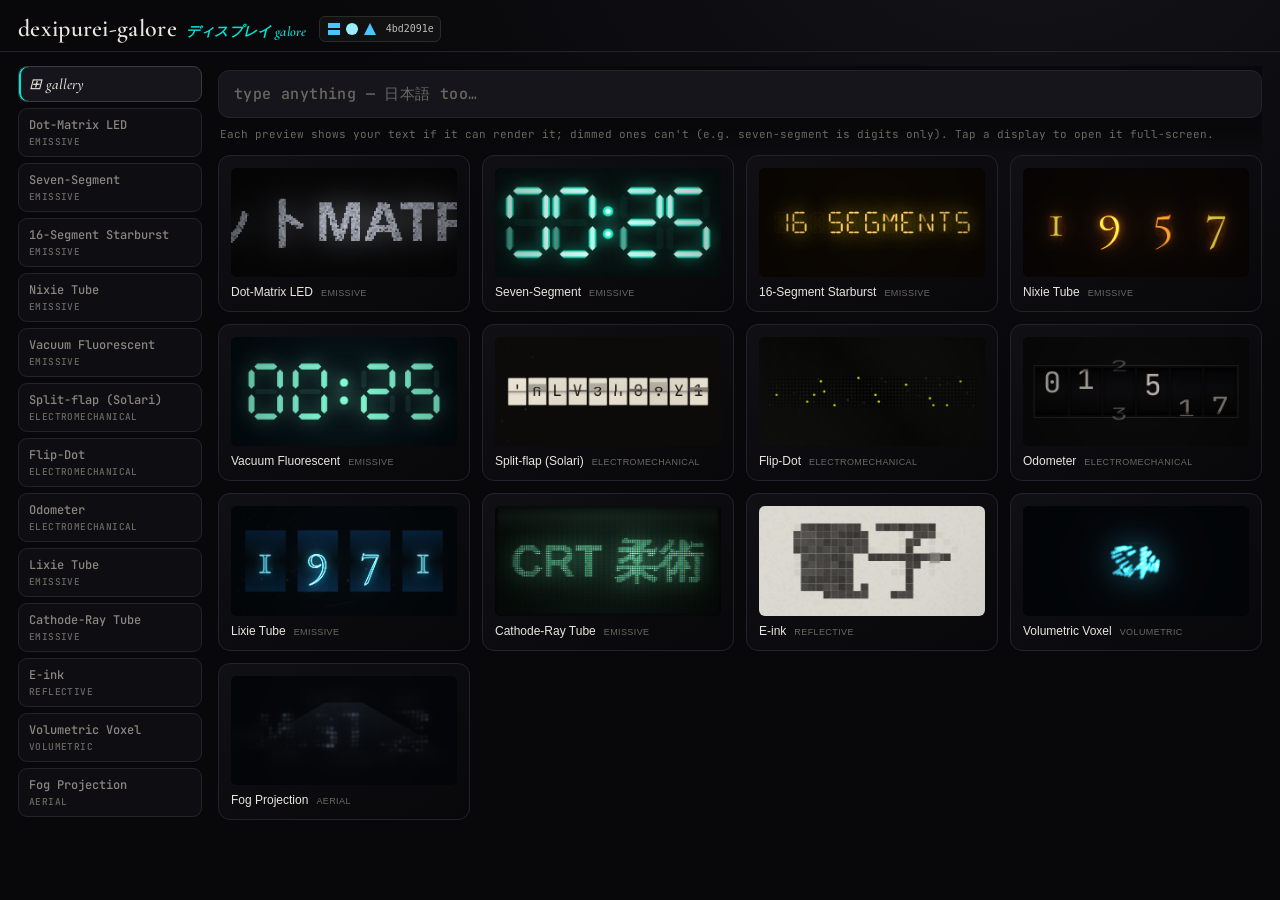
<file: index.html>
<!DOCTYPE html>
<html lang="en">
<head>
<meta charset="utf-8">
<meta name="viewport" content="width=device-width, initial-scale=1, viewport-fit=cover">
<title>dexipurei-galore · display simulators</title>
<meta name="description" content="A gallery of procedural display simulators — dot-matrix, segment, Nixie, VFD, split-flap, CRT, e-ink, voxel and more. Type anything; displays that can render it, will.">

<!-- PWA -->
<link rel="manifest" href="manifest.webmanifest?v=4bd2091e">
<meta name="theme-color" content="#08080a">
<link rel="apple-touch-icon" href="icons/apple-touch-icon-180.png?v=4bd2091e">
<meta name="apple-mobile-web-app-capable" content="yes">
<meta name="mobile-web-app-capable" content="yes">
<meta name="apple-mobile-web-app-status-bar-style" content="black-translucent">
<meta name="apple-mobile-web-app-title" content="dexipurei">

<link rel="preconnect" href="https://fonts.googleapis.com">
<link rel="preconnect" href="https://fonts.gstatic.com" crossorigin>
<link href="https://fonts.googleapis.com/css2?family=Cormorant+Garamond:ital,wght@0,400;0,600;1,400;1,600&family=JetBrains+Mono:wght@400;500;700&family=Noto+Sans+JP:wght@500;700&display=swap" rel="stylesheet">
<link rel="stylesheet" href="src/core/ui.css?v=4bd2091e">

<!-- anti-cache hints (belt-and-braces; real control is the service worker + HTTP headers) -->
<meta http-equiv="Cache-Control" content="no-cache">
<meta http-equiv="Pragma" content="no-cache">

<!-- cache-bust + version badge: token bumps via scripts/bust.sh; badge mounts top-left into the slot -->
<meta name="cb" content="4bd2091e">
<link rel="icon" type="image/svg+xml" href="cb-shapes/11.svg?v=4bd2091e">
<script src="cb-badge.js?v=4bd2091e" defer></script>
</head>
<body>

<header>
  <div class="title-row">
    <h1>dexipurei-galore <span class="sub">ディスプレイ galore</span></h1>
    <span id="cb-badge-slot"></span>
  </div>
</header>

<div class="app" id="app" data-view="landing">
  <nav id="tabs" class="rail" aria-label="display modules"></nav>

  <main class="main">
    <!-- LANDING: one input drives every preview -->
    <section id="landing-view">
      <div class="landing-head">
        <input id="landing-input" type="text" autocomplete="off" autocorrect="off" autocapitalize="off"
               spellcheck="false" maxlength="24" placeholder="type anything — 日本語 too…">
        <p class="landing-hint">Each preview shows your text if it can render it; dimmed ones can't (e.g. seven-segment is digits only). Tap a display to open it full-screen.</p>
      </div>
      <div id="landing" class="landing"></div>
    </section>

    <!-- MODULE: display pinned to the top, collapsible controls below -->
    <section id="module-view" hidden>
      <div class="module-bar">
        <button id="back-btn" type="button">‹ gallery</button>
        <h2 id="module-name"></h2>
      </div>
      <div class="stage-sticky">
        <div class="bezel" id="stage"><canvas id="screen"></canvas></div>
      </div>
      <p id="physics" class="physics"></p>
      <aside id="panel" class="panel"></aside>
    </section>
  </main>
</div>

<div id="sw-toast" role="status"></div>
<div id="ios-hint" role="note"></div>

<script type="module" src="src/app.js?v=4bd2091e"></script>
<script>
(function () {
  if (!('serviceWorker' in navigator)) return;
  var toast = document.getElementById('sw-toast');
  function showUpdate(worker) {
    toast.innerHTML = '<span>New version available.</span>';
    var b = document.createElement('button'); b.type = 'button'; b.textContent = 'Refresh';
    b.onclick = function () { worker.postMessage({ type: 'SKIP_WAITING' }); };
    toast.appendChild(b); toast.style.display = 'flex';
  }
  window.addEventListener('load', function () {
    navigator.serviceWorker.register('sw.js').then(function (reg) {
      if (reg.waiting && navigator.serviceWorker.controller) showUpdate(reg.waiting);
      reg.addEventListener('updatefound', function () {
        var nw = reg.installing; if (!nw) return;
        nw.addEventListener('statechange', function () {
          if (nw.state === 'installed' && navigator.serviceWorker.controller) showUpdate(nw);
        });
      });
    }).catch(function () {});
    var reloaded = false;
    navigator.serviceWorker.addEventListener('controllerchange', function () {
      if (reloaded) return; reloaded = true; window.location.reload();
    });
  });
  // iOS Safari has no beforeinstallprompt — show a one-time Add-to-Home-Screen hint to non-installed users.
  var isIOS = /iphone|ipad|ipod/i.test(navigator.userAgent);
  if (isIOS && !(('standalone' in navigator) && navigator.standalone) && !localStorage.getItem('a2hs-dismissed')) {
    var hint = document.getElementById('ios-hint');
    hint.innerHTML = '<span>Install: tap <b>Share</b> ↑ then <b>Add to Home Screen</b></span>';
    var x = document.createElement('button'); x.type = 'button'; x.textContent = 'OK';
    x.onclick = function () { hint.style.display = 'none'; try { localStorage.setItem('a2hs-dismissed', '1'); } catch (e) {} };
    hint.appendChild(x); hint.style.display = 'flex';
  }
})();
</script>
</body>
</html>
</file>
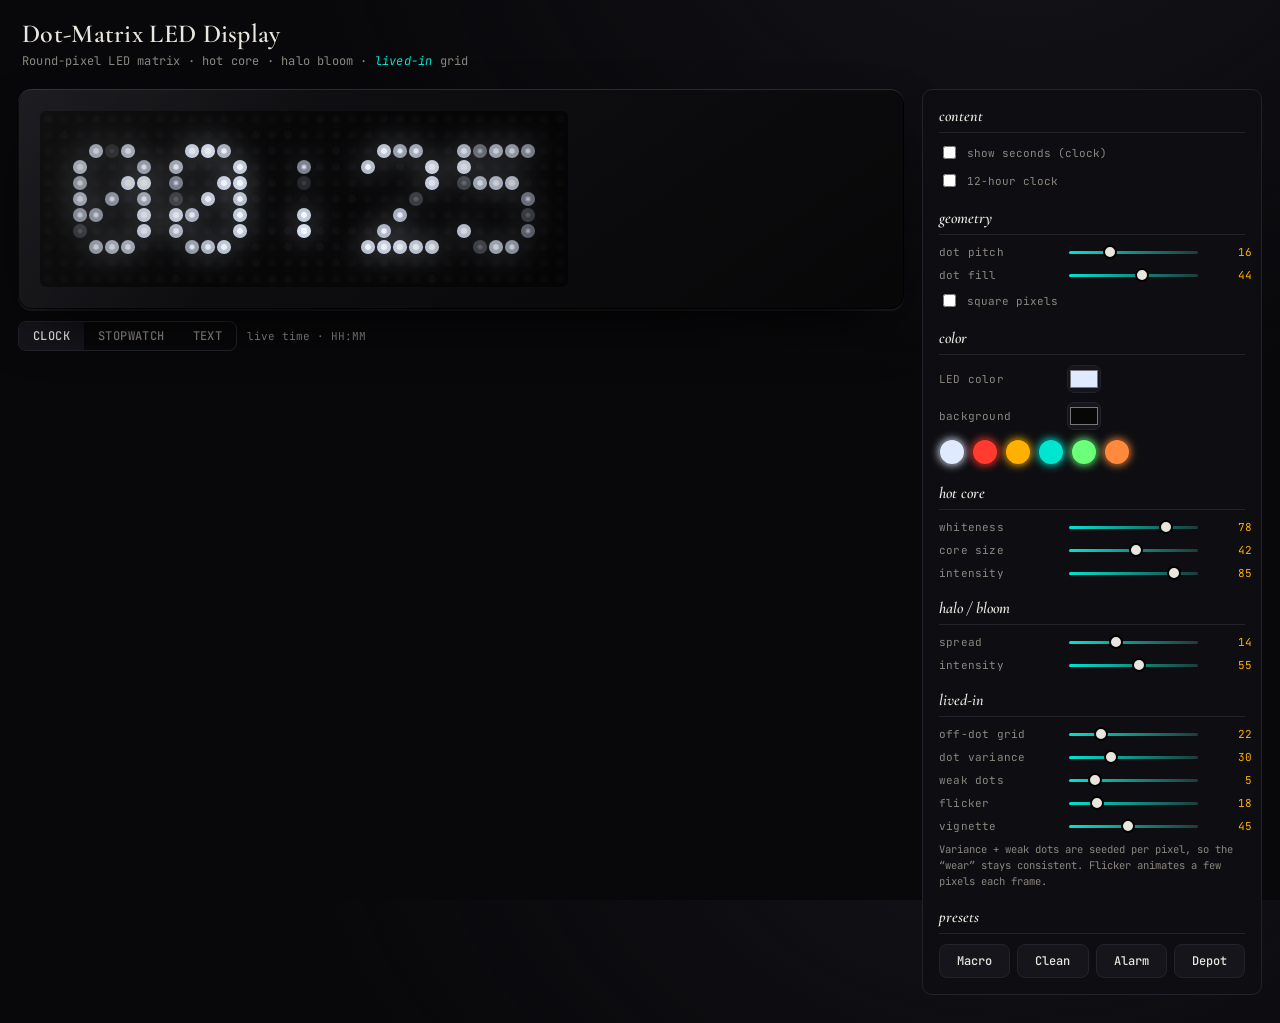
<file: dot-matrix-display.html>
<!DOCTYPE html>
<html lang="en">
<head>
<meta charset="utf-8">
<meta name="viewport" content="width=device-width, initial-scale=1, viewport-fit=cover">
<title>Dot-Matrix LED Display</title>
<link rel="preconnect" href="https://fonts.googleapis.com">
<link rel="preconnect" href="https://fonts.gstatic.com" crossorigin>
<link href="https://fonts.googleapis.com/css2?family=Cormorant+Garamond:ital,wght@0,400;0,600;1,400&family=JetBrains+Mono:wght@400;500;700&display=swap" rel="stylesheet">
<style>
  :root{
    --bg:#08080a;
    --panel:#0e0e12;
    --panel-2:#15151b;
    --ink:#e9e6df;
    --dim:#8b8780;
    --line:#23232b;
    --amber:#ffb000;
    --teal:#00e5d0;
    --rad:10px;
  }
  *{box-sizing:border-box}
  html,body{margin:0;height:100%}
  body{
    background:
      radial-gradient(1200px 800px at 80% -10%, #131319 0%, transparent 60%),
      var(--bg);
    color:var(--ink);
    font-family:"JetBrains Mono",ui-monospace,monospace;
    -webkit-font-smoothing:antialiased;
    display:flex; flex-direction:column;
    min-height:100%;
  }
  header{
    padding:18px 22px 6px;
  }
  header h1{
    font-family:"Cormorant Garamond",serif;
    font-weight:600; font-size:26px; letter-spacing:.3px; margin:0;
  }
  header p{ color:var(--dim); font-size:12px; margin:4px 0 0; letter-spacing:.2px }
  header em{ color:var(--teal); font-style:italic }

  main{
    flex:1; display:grid; gap:18px; padding:14px 18px 28px;
    grid-template-columns:1fr;
  }
  @media(min-width:900px){
    main{ grid-template-columns:1fr 340px; align-items:start }
  }

  /* ---- display stage / bezel ---- */
  .stage-wrap{ position:relative }
  .bezel{
    position:relative;
    border-radius:14px;
    padding:22px;
    background:linear-gradient(145deg,#121216,#070708);
    box-shadow:
      inset 0 1px 0 #2a2a32,
      inset 0 0 0 1px #000,
      0 24px 60px -20px #000,
      0 2px 0 #1c1c22;
    overflow:hidden;
  }
  .bezel::before{ /* faint plastic sheen */
    content:""; position:absolute; inset:0; pointer-events:none;
    background:linear-gradient(120deg, rgba(255,255,255,.05), transparent 30%);
    mix-blend-mode:screen;
  }
  #screen{
    display:block; width:100%; height:auto; border-radius:6px;
    image-rendering:auto;
  }
  .stage-foot{
    display:flex; gap:10px; flex-wrap:wrap; align-items:center;
    margin-top:12px; color:var(--dim); font-size:11px;
  }
  .seg{ display:inline-flex; border:1px solid var(--line); border-radius:8px; overflow:hidden }
  .seg button{
    background:transparent; color:var(--dim); border:0; padding:8px 14px;
    font:500 12px/1 "JetBrains Mono",monospace; cursor:pointer; letter-spacing:.4px;
  }
  .seg button[aria-pressed="true"]{ background:var(--panel-2); color:var(--ink) }
  .mini{
    background:var(--panel-2); color:var(--ink); border:1px solid var(--line);
    border-radius:8px; padding:8px 12px; font:500 12px "JetBrains Mono",monospace; cursor:pointer;
  }
  .mini:hover{ border-color:#33333d }

  /* ---- controls ---- */
  .panel{
    background:var(--panel); border:1px solid var(--line); border-radius:var(--rad);
    padding:16px; position:sticky; top:14px;
  }
  .group{ margin-bottom:18px }
  .group:last-child{ margin-bottom:0 }
  .group > h3{
    font-family:"Cormorant Garamond",serif; font-style:italic; font-weight:600;
    font-size:16px; margin:0 0 10px; color:var(--ink);
    border-bottom:1px solid var(--line); padding-bottom:6px;
  }
  .row{ display:flex; align-items:center; gap:10px; margin:9px 0 }
  .row label{ flex:0 0 118px; font-size:11px; color:var(--dim); letter-spacing:.2px }
  .row .val{ flex:0 0 42px; text-align:right; font-size:11px; color:var(--amber); font-variant-numeric:tabular-nums }
  input[type=range]{
    flex:1; -webkit-appearance:none; appearance:none; height:3px; border-radius:3px;
    background:linear-gradient(90deg,var(--teal),#1d3b3a); outline:none;
  }
  input[type=range]::-webkit-slider-thumb{
    -webkit-appearance:none; width:14px; height:14px; border-radius:50%;
    background:var(--ink); border:2px solid #000; cursor:pointer;
  }
  input[type=range]::-moz-range-thumb{
    width:14px; height:14px; border-radius:50%; background:var(--ink); border:2px solid #000; cursor:pointer;
  }
  input[type=text]{
    flex:1; background:var(--panel-2); border:1px solid var(--line); color:var(--ink);
    border-radius:8px; padding:9px 11px; font:500 13px "JetBrains Mono",monospace; letter-spacing:1px;
  }
  input[type=color]{
    width:34px; height:28px; padding:0; border:1px solid var(--line); border-radius:7px;
    background:var(--panel-2); cursor:pointer;
  }
  .swatches{ display:flex; gap:7px; flex-wrap:wrap; margin-top:8px }
  .swatches button{
    width:26px; height:26px; border-radius:50%; border:1px solid #0008; cursor:pointer;
    box-shadow:0 0 8px currentColor;
  }
  .chk{ display:flex; align-items:center; gap:8px; font-size:11px; color:var(--dim); margin:9px 0 }
  .chk input{ accent-color:var(--teal) }
  .foot-note{ color:var(--dim); font-size:10.5px; line-height:1.5; margin-top:4px }
  .preset-row{ display:flex; gap:7px; flex-wrap:wrap }
  .preset-row .mini{ flex:1; min-width:0; padding:8px 6px; text-align:center }
</style>
</head>
<body>
<header>
  <h1>Dot-Matrix LED Display</h1>
  <p>Round-pixel LED matrix · hot core · halo bloom · <em>lived-in</em> grid</p>
</header>

<main>
  <div class="stage-wrap">
    <div class="bezel">
      <canvas id="screen"></canvas>
    </div>
    <div class="stage-foot">
      <div class="seg" id="modeSeg">
        <button data-mode="clock" aria-pressed="true">CLOCK</button>
        <button data-mode="stopwatch" aria-pressed="false">STOPWATCH</button>
        <button data-mode="text" aria-pressed="false">TEXT</button>
      </div>
      <button class="mini" id="swStart" hidden>START</button>
      <button class="mini" id="swReset" hidden>RESET</button>
      <span id="hint">live time · HH:MM</span>
    </div>
  </div>

  <aside class="panel">
    <div class="group" id="textGroup" style="display:none">
      <h3>content</h3>
      <div class="row"><input type="text" id="text" value="HELLO" maxlength="24" placeholder="TYPE…"></div>
      <div class="chk"><input type="checkbox" id="secs"><label for="secs" style="flex:1;cursor:pointer">show seconds (clock)</label></div>
      <div class="chk"><input type="checkbox" id="h12"><label for="h12" style="flex:1;cursor:pointer">12-hour clock</label></div>
    </div>

    <div class="group">
      <h3>geometry</h3>
      <div class="row"><label>dot pitch</label><input type="range" id="pitch" min="6" max="40" step="1" value="16"><span class="val" id="pitch_v"></span></div>
      <div class="row"><label>dot fill</label><input type="range" id="fill" min="20" max="62" step="1" value="44"><span class="val" id="fill_v"></span></div>
      <div class="chk"><input type="checkbox" id="square"><label for="square" style="flex:1;cursor:pointer">square pixels</label></div>
    </div>

    <div class="group">
      <h3>color</h3>
      <div class="row"><label>LED color</label><input type="color" id="color" value="#dfe9ff"><span style="flex:1"></span></div>
      <div class="row"><label>background</label><input type="color" id="bg" value="#070708"><span style="flex:1"></span></div>
      <div class="swatches" id="swatches"></div>
    </div>

    <div class="group">
      <h3>hot core</h3>
      <div class="row"><label>whiteness</label><input type="range" id="coreWhite" min="0" max="100" step="1" value="78"><span class="val" id="coreWhite_v"></span></div>
      <div class="row"><label>core size</label><input type="range" id="coreSize" min="0" max="80" step="1" value="42"><span class="val" id="coreSize_v"></span></div>
      <div class="row"><label>intensity</label><input type="range" id="coreInt" min="0" max="100" step="1" value="85"><span class="val" id="coreInt_v"></span></div>
    </div>

    <div class="group">
      <h3>halo / bloom</h3>
      <div class="row"><label>spread</label><input type="range" id="bloomBlur" min="0" max="40" step="1" value="14"><span class="val" id="bloomBlur_v"></span></div>
      <div class="row"><label>intensity</label><input type="range" id="bloomInt" min="0" max="100" step="1" value="55"><span class="val" id="bloomInt_v"></span></div>
    </div>

    <div class="group">
      <h3>lived-in</h3>
      <div class="row"><label>off-dot grid</label><input type="range" id="offGrid" min="0" max="100" step="1" value="22"><span class="val" id="offGrid_v"></span></div>
      <div class="row"><label>dot variance</label><input type="range" id="variance" min="0" max="100" step="1" value="30"><span class="val" id="variance_v"></span></div>
      <div class="row"><label>weak dots</label><input type="range" id="dead" min="0" max="30" step="1" value="5"><span class="val" id="dead_v"></span></div>
      <div class="row"><label>flicker</label><input type="range" id="flicker" min="0" max="100" step="1" value="18"><span class="val" id="flicker_v"></span></div>
      <div class="row"><label>vignette</label><input type="range" id="vignette" min="0" max="100" step="1" value="45"><span class="val" id="vignette_v"></span></div>
      <p class="foot-note">Variance + weak dots are seeded per pixel, so the &ldquo;wear&rdquo; stays consistent. Flicker animates a few pixels each frame.</p>
    </div>

    <div class="group">
      <h3>presets</h3>
      <div class="preset-row">
        <button class="mini" data-preset="photo">Macro</button>
        <button class="mini" data-preset="clean">Clean</button>
        <button class="mini" data-preset="alarm">Alarm</button>
        <button class="mini" data-preset="depot">Depot</button>
      </div>
    </div>
  </aside>
</main>

<script>
/* ============================================================
   5x7 dot-matrix font  (rows top→bottom, '1' = lit)
   ============================================================ */
const F = {
  '0':["01110","10001","10011","10101","11001","10001","01110"],
  '1':["00100","01100","00100","00100","00100","00100","01110"],
  '2':["01110","10001","00001","00010","00100","01000","11111"],
  '3':["11111","00010","00100","00010","00001","10001","01110"],
  '4':["00010","00110","01010","10010","11111","00010","00010"],
  '5':["11111","10000","11110","00001","00001","10001","01110"],
  '6':["00110","01000","10000","11110","10001","10001","01110"],
  '7':["11111","00001","00010","00100","01000","01000","01000"],
  '8':["01110","10001","10001","01110","10001","10001","01110"],
  '9':["01110","10001","10001","01111","00001","00010","01100"],
  ':':["00000","00100","00100","00000","00100","00100","00000"],
  '.':["00000","00000","00000","00000","00000","00000","00100"],
  '-':["00000","00000","00000","11111","00000","00000","00000"],
  '/':["00001","00010","00010","00100","01000","01000","10000"],
  '?':["01110","10001","00001","00010","00100","00000","00100"],
  '!':["00100","00100","00100","00100","00100","00000","00100"],
  ' ':["00000","00000","00000","00000","00000","00000","00000"],
  'A':["01110","10001","10001","11111","10001","10001","10001"],
  'B':["11110","10001","10001","11110","10001","10001","11110"],
  'C':["01110","10001","10000","10000","10000","10001","01110"],
  'D':["11100","10010","10001","10001","10001","10010","11100"],
  'E':["11111","10000","10000","11110","10000","10000","11111"],
  'F':["11111","10000","10000","11110","10000","10000","10000"],
  'G':["01110","10001","10000","10111","10001","10001","01111"],
  'H':["10001","10001","10001","11111","10001","10001","10001"],
  'I':["01110","00100","00100","00100","00100","00100","01110"],
  'J':["00111","00010","00010","00010","00010","10010","01100"],
  'K':["10001","10010","10100","11000","10100","10010","10001"],
  'L':["10000","10000","10000","10000","10000","10000","11111"],
  'M':["10001","11011","10101","10101","10001","10001","10001"],
  'N':["10001","11001","10101","10011","10001","10001","10001"],
  'O':["01110","10001","10001","10001","10001","10001","01110"],
  'P':["11110","10001","10001","11110","10000","10000","10000"],
  'Q':["01110","10001","10001","10001","10101","10010","01101"],
  'R':["11110","10001","10001","11110","10100","10010","10001"],
  'S':["01111","10000","10000","01110","00001","00001","11110"],
  'T':["11111","00100","00100","00100","00100","00100","00100"],
  'U':["10001","10001","10001","10001","10001","10001","01110"],
  'V':["10001","10001","10001","10001","10001","01010","00100"],
  'W':["10001","10001","10001","10101","10101","11011","10001"],
  'X':["10001","10001","01010","00100","01010","10001","10001"],
  'Y':["10001","10001","01010","00100","00100","00100","00100"],
  'Z':["11111","00001","00010","00100","01000","10000","11111"]
};
const GW = 5, GH = 7, GAP = 1, PAD = 2; // glyph w/h, inter-char gap, border padding (in dots)

/* ============================================================
   State
   ============================================================ */
const cv = document.getElementById('screen');
const ctx = cv.getContext('2d');
const glow = document.createElement('canvas');
const gx = glow.getContext('2d');

const state = {
  mode:'clock', text:'HELLO', secs:false, h12:false,
  pitch:16, fill:44, square:false,
  color:'#dfe9ff', bg:'#070708',
  coreWhite:78, coreSize:42, coreInt:85,
  bloomBlur:14, bloomInt:55,
  offGrid:22, variance:30, dead:5, flicker:18, vignette:45
};

let sw = { running:false, base:0, acc:0 };

/* ---- helpers ---- */
const hex2rgb = h => { h=h.replace('#',''); if(h.length===3)h=h.split('').map(c=>c+c).join(''); return [parseInt(h.slice(0,2),16),parseInt(h.slice(2,4),16),parseInt(h.slice(4,6),16)]; };
const mix = (a,b,t)=>a.map((v,i)=>Math.round(v+(b[i]-v)*t));
const rgba = (c,a)=>`rgba(${c[0]},${c[1]},${c[2]},${a})`;
// deterministic per-pixel pseudo-random in [0,1)
function hash(x,y){ let n=(x*374761393)^(y*668265263); n=(n^(n>>>13))*1274126177; return ((n^(n>>>16))>>>0)/4294967296; }

/* ============================================================
   Build the lit/unlit grid for a string
   ============================================================ */
function buildGrid(str){
  const chars=[...str];
  const glyphs=chars.map(c=>F[c.toUpperCase()]||F['?']);
  let cols=0; glyphs.forEach((g,i)=>{cols+=GW; if(i<glyphs.length-1)cols+=GAP;});
  if(cols===0)cols=GW;
  const rows=GH;
  const grid=[];
  for(let r=0;r<rows;r++){
    const line=[];
    glyphs.forEach((g,gi)=>{
      const s=g[r];
      for(let c=0;c<GW;c++)line.push(s[c]==='1'?1:0);
      if(gi<glyphs.length-1)line.push(0);
    });
    grid.push(line);
  }
  return grid;
}

/* ============================================================
   What string to render this frame
   ============================================================ */
function currentString(t){
  if(state.mode==='text') return state.text||' ';
  if(state.mode==='clock'){
    const d=new Date(); let h=d.getHours();
    if(state.h12){ h=h%12||12; }
    const pad=n=>String(n).padStart(2,'0');
    let s=pad(h)+':'+pad(d.getMinutes());
    if(state.secs) s+=':'+pad(d.getSeconds());
    return s;
  }
  // stopwatch
  let ms=sw.acc+(sw.running?(t-sw.base):0);
  ms=Math.max(0,ms);
  const cs=Math.floor(ms/10)%100;
  const sec=Math.floor(ms/1000)%60;
  const min=Math.floor(ms/60000)%60;
  const hr=Math.floor(ms/3600000);
  const pad=n=>String(n).padStart(2,'0');
  return (hr>0?pad(hr)+':':'')+pad(min)+':'+pad(sec)+'.'+pad(cs);
}

/* ============================================================
   Render
   ============================================================ */
function draw(t){
  const grid=buildGrid(currentString(t));
  const rows=grid.length, cols=grid[0].length;
  const totalCols=cols+PAD*2, totalRows=rows+PAD*2;

  const dpr=Math.min(window.devicePixelRatio||1,2.5);
  const pitch=state.pitch;                       // css px between dot centers
  const matW=totalCols*pitch, matH=totalRows*pitch;

  // size canvas to the matrix
  cv.style.width=matW+'px';
  cv.style.maxWidth='100%';
  cv.width=Math.round(matW*dpr);
  cv.height=Math.round(matH*dpr);
  cv.style.height='auto';
  ctx.setTransform(dpr,0,0,dpr,0,0);

  if(glow.width!==cv.width||glow.height!==cv.height){ glow.width=cv.width; glow.height=cv.height; }
  gx.setTransform(dpr,0,0,dpr,0,0);

  const ledC=hex2rgb(state.color);
  const coreC=mix(ledC,[255,255,255],state.coreWhite/100);
  const bgC=hex2rgb(state.bg);

  // background
  ctx.fillStyle=rgba(bgC,1); ctx.fillRect(0,0,matW,matH);
  gx.clearRect(0,0,matW,matH);

  const R=pitch*(state.fill/100);                 // dot radius
  const offA=state.offGrid/100;
  const varA=state.variance/100;
  const deadP=state.dead/100;
  const flick=state.flicker/100;

  const drawDot=(g,cx,cy,rad,col)=>{
    if(state.square){ g.fillRect(cx-rad,cy-rad,rad*2,rad*2); }
    else { g.beginPath(); g.arc(cx,cy,rad,0,Math.PI*2); g.fill(); }
  };

  for(let r=0;r<totalRows;r++){
    for(let c=0;c<totalCols;c++){
      const cx=c*pitch+pitch/2, cy=r*pitch+pitch/2;
      const gr=r-PAD, gc=c-PAD;
      const lit = gr>=0&&gr<rows&&gc>=0&&gc<cols && grid[gr][gc]===1;
      const rnd=hash(c+11,r+7);

      if(!lit){
        if(offA>0){
          // faint, slightly varied "off" dot — the visible matrix grid
          const j=1-varA*0.6*hash(c,r);
          ctx.fillStyle=rgba(mix(bgC,ledC,0.18+0.10*hash(c+3,r+5)), offA*0.5*j);
          drawDot(ctx,cx,cy,R*0.62,0);
        }
        continue;
      }

      // ---- lit pixel ----
      let bright=1 - varA*rnd;                    // per-dot variance
      if(hash(c+31,r+17) < deadP) bright*=0.28;    // a few weak/dying dots
      if(flick>0){                                 // animate a sparse subset
        const fph=hash(c+99,r+44);
        if(fph<flick*0.5){
          bright*= 0.78 + 0.22*Math.sin(t*0.012 + fph*60);
        }
      }
      bright=Math.max(0.08,bright);

      // body on main canvas
      ctx.fillStyle=rgba(ledC,0.9*bright);
      drawDot(ctx,cx,cy,R,0);

      // hot core (additive)
      if(state.coreInt>0&&state.coreSize>0){
        const cr=R*(state.coreSize/100)*1.15;
        const g1=ctx.createRadialGradient(cx,cy,0,cx,cy,Math.max(cr,0.5));
        g1.addColorStop(0,rgba(coreC,(state.coreInt/100)*bright));
        g1.addColorStop(1,rgba(coreC,0));
        ctx.save(); ctx.globalCompositeOperation='lighter';
        ctx.fillStyle=g1; ctx.beginPath(); ctx.arc(cx,cy,cr,0,Math.PI*2); ctx.fill();
        ctx.restore();
      }

      // contribute to bloom layer
      gx.fillStyle=rgba(mix(ledC,coreC,0.4),0.95*bright);
      drawDot(gx,cx,cy,R,0);
    }
  }

  // ---- halo / bloom pass ----
  if(state.bloomInt>0&&state.bloomBlur>0){
    ctx.save();
    ctx.globalCompositeOperation='lighter';
    ctx.globalAlpha=state.bloomInt/100;
    ctx.filter=`blur(${state.bloomBlur}px)`;
    ctx.setTransform(1,0,0,1,0,0);
    ctx.drawImage(glow,0,0);
    ctx.restore();
    ctx.setTransform(dpr,0,0,dpr,0,0);
    ctx.filter='none';
  }

  // ---- vignette ----
  if(state.vignette>0){
    const vg=ctx.createRadialGradient(matW/2,matH/2,Math.min(matW,matH)*0.25,matW/2,matH/2,Math.max(matW,matH)*0.62);
    vg.addColorStop(0,'rgba(0,0,0,0)');
    vg.addColorStop(1,`rgba(0,0,0,${state.vignette/100*0.85})`);
    ctx.fillStyle=vg; ctx.fillRect(0,0,matW,matH);
  }
}

/* ============================================================
   Loop
   ============================================================ */
function frame(t){ draw(t); requestAnimationFrame(frame); }
requestAnimationFrame(frame);

/* ============================================================
   Controls wiring
   ============================================================ */
const sliders=['pitch','fill','coreWhite','coreSize','coreInt','bloomBlur','bloomInt','offGrid','variance','dead','flicker','vignette'];
sliders.forEach(id=>{
  const el=document.getElementById(id), out=document.getElementById(id+'_v');
  const upd=()=>{ state[id]=+el.value; if(out)out.textContent=el.value; };
  el.addEventListener('input',upd); upd();
});
document.getElementById('square').addEventListener('change',e=>state.square=e.target.checked);
document.getElementById('color').addEventListener('input',e=>state.color=e.target.value);
document.getElementById('bg').addEventListener('input',e=>state.bg=e.target.value);
document.getElementById('text').addEventListener('input',e=>state.text=e.target.value);
document.getElementById('secs').addEventListener('change',e=>state.secs=e.target.checked);
document.getElementById('h12').addEventListener('change',e=>state.h12=e.target.checked);

// swatches
const SW=[['#dfe9ff','cool white'],['#ff3b30','alarm red'],['#ffb000','amber'],['#00e5d0','teal'],['#6bff7a','phosphor green'],['#ff8a3d','sodium']];
const swWrap=document.getElementById('swatches');
SW.forEach(([hex])=>{
  const b=document.createElement('button');
  b.style.background=hex; b.style.color=hex; b.title=hex;
  b.onclick=()=>{ state.color=hex; document.getElementById('color').value=hex; };
  swWrap.appendChild(b);
});

// mode segmented control
const modeSeg=document.getElementById('modeSeg');
const swStart=document.getElementById('swStart'), swReset=document.getElementById('swReset');
const textGroup=document.getElementById('textGroup'), hint=document.getElementById('hint');
function setMode(m){
  state.mode=m;
  [...modeSeg.children].forEach(b=>b.setAttribute('aria-pressed', b.dataset.mode===m));
  const isSW=m==='stopwatch';
  swStart.hidden=!isSW; swReset.hidden=!isSW;
  textGroup.style.display = m==='text' ? '' : 'none';
  // keep clock toggles visible in clock mode too
  if(m==='clock'){ textGroup.style.display=''; document.getElementById('text').parentElement.style.display='none'; }
  else { document.getElementById('text').parentElement.style.display=''; }
  hint.textContent = m==='clock' ? 'live time · HH:MM' : m==='stopwatch' ? 'press START' : 'type anything';
}
modeSeg.addEventListener('click',e=>{ const b=e.target.closest('button'); if(b)setMode(b.dataset.mode); });

swStart.addEventListener('click',()=>{
  const now=performance.now();
  if(sw.running){ sw.acc+=now-sw.base; sw.running=false; swStart.textContent='START'; }
  else { sw.base=now; sw.running=true; swStart.textContent='STOP'; }
});
swReset.addEventListener('click',()=>{ sw={running:false,base:0,acc:0}; swStart.textContent='START'; });

// presets
const PRESETS={
  photo:{color:'#e6edff',bg:'#070708',pitch:18,fill:46,coreWhite:84,coreSize:48,coreInt:90,bloomBlur:16,bloomInt:62,offGrid:24,variance:34,dead:6,flicker:16,vignette:52,square:false},
  clean:{color:'#dfe9ff',bg:'#05060a',pitch:16,fill:42,coreWhite:60,coreSize:34,coreInt:70,bloomBlur:8,bloomInt:34,offGrid:8,variance:8,dead:0,flicker:0,vignette:20,square:false},
  alarm:{color:'#ff3b30',bg:'#0a0303',pitch:20,fill:48,coreWhite:30,coreSize:30,coreInt:80,bloomBlur:18,bloomInt:70,offGrid:14,variance:18,dead:2,flicker:8,vignette:55,square:false},
  depot:{color:'#ffb000',bg:'#080602',pitch:14,fill:50,coreWhite:25,coreSize:26,coreInt:65,bloomBlur:12,bloomInt:50,offGrid:30,variance:40,dead:9,flicker:22,vignette:48,square:true}
};
document.querySelectorAll('[data-preset]').forEach(b=>{
  b.onclick=()=>{
    const p=PRESETS[b.dataset.preset]; Object.assign(state,p);
    sliders.forEach(id=>{ const el=document.getElementById(id), out=document.getElementById(id+'_v'); if(id in p){ el.value=p[id]; if(out)out.textContent=p[id]; }});
    document.getElementById('square').checked=p.square;
    document.getElementById('color').value=p.color;
    document.getElementById('bg').value=p.bg;
  };
});

setMode('clock');
</script>
</body>
</html>
</file>
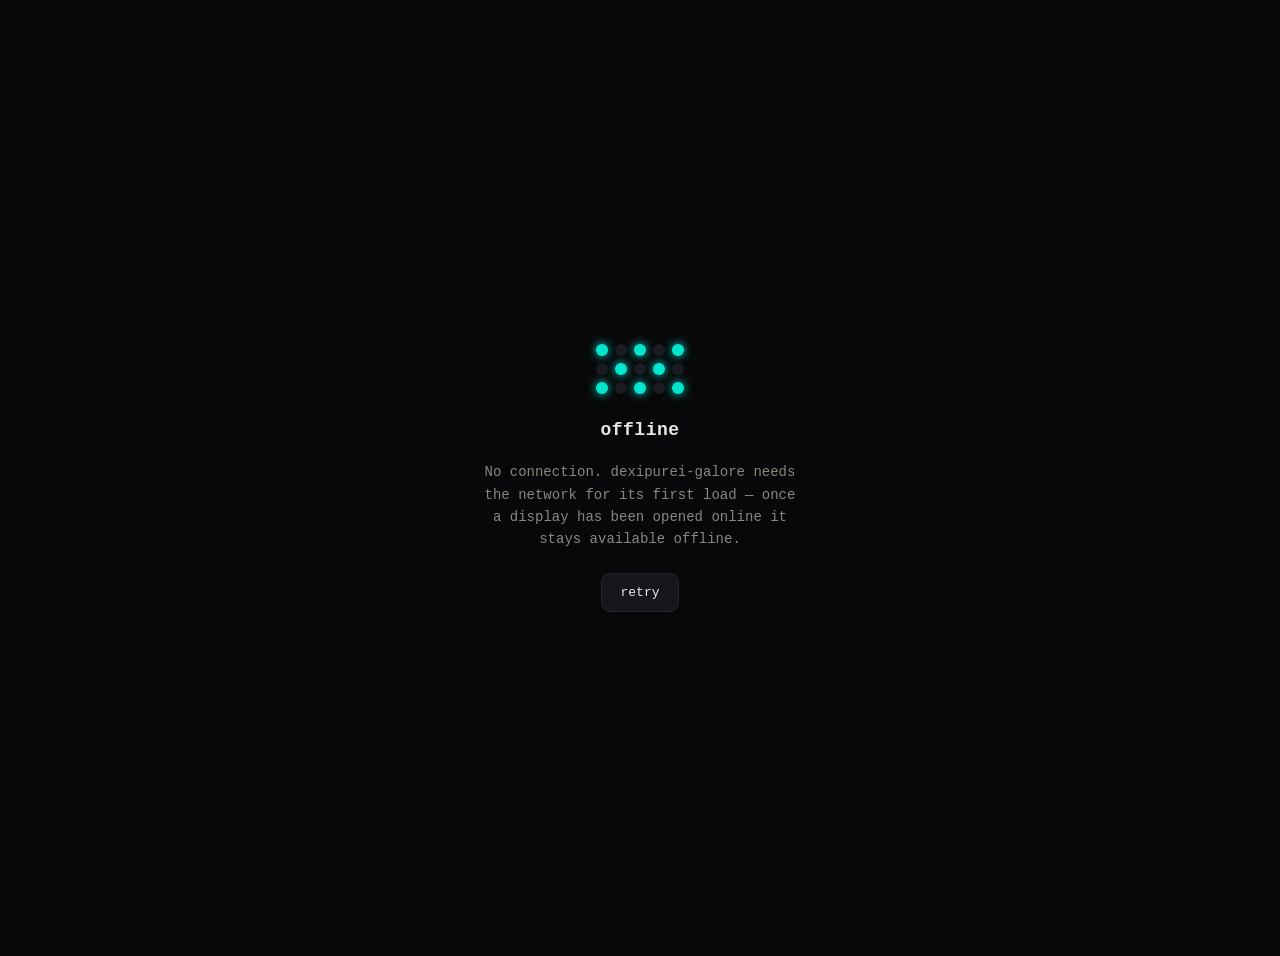
<file: offline.html>
<!DOCTYPE html>
<html lang="en">
<head>
<meta charset="utf-8">
<meta name="viewport" content="width=device-width, initial-scale=1, viewport-fit=cover">
<title>offline · dexipurei-galore</title>
<style>
  html, body { margin: 0; height: 100%; background: #08080a; color: #8b8780;
    font: 14px/1.6 ui-monospace, SFMono-Regular, Menlo, monospace; }
  .wrap { min-height: 100%; display: flex; flex-direction: column; align-items: center; justify-content: center;
    text-align: center; gap: 16px; padding: 28px; }
  .dots { display: grid; grid-template-columns: repeat(5, 12px); gap: 7px; margin-bottom: 6px; }
  .dots i { width: 12px; height: 12px; border-radius: 50%; background: #1b1b22; }
  .dots i.on { background: #00e5d0; box-shadow: 0 0 10px #00e5d0; }
  h1 { color: #e9e6df; font-weight: 600; font-size: 18px; letter-spacing: .5px; margin: 0; }
  p { max-width: 38ch; margin: 0; }
  button { margin-top: 6px; background: #15151b; color: #e9e6df; border: 1px solid #23232b; border-radius: 9px;
    padding: 11px 18px; font: 500 13px ui-monospace, monospace; cursor: pointer; }
  button:hover { border-color: #00e5d0; color: #00e5d0; }
</style>
</head>
<body>
  <div class="wrap">
    <!-- a tiny dot-matrix "no signal" motif -->
    <div class="dots">
      <i class="on"></i><i></i><i class="on"></i><i></i><i class="on"></i>
      <i></i><i class="on"></i><i></i><i class="on"></i><i></i>
      <i class="on"></i><i></i><i class="on"></i><i></i><i class="on"></i>
    </div>
    <h1>offline</h1>
    <p>No connection. dexipurei-galore needs the network for its first load — once a display has been opened online it stays available offline.</p>
    <button onclick="location.reload()">retry</button>
  </div>
</body>
</html>
</file>
<file: src/core/ui.css>
/* ui.css — single source of truth for design tokens + shell styling. Dark editorial, mobile-first. */
:root {
  --bg: #08080a;
  --panel: #0e0e12;
  --panel-2: #15151b;
  --ink: #e9e6df;
  --dim: #8b8780;
  --faint: #6b6862;
  --line: #23232b;
  --amber: #ffb000;
  --teal: #00e5d0;
  --rad: 10px;
  --stage-h: clamp(190px, 48vh, 460px);
}
* { box-sizing: border-box; }
html, body { margin: 0; min-height: 100%; }
body {
  background: radial-gradient(1200px 800px at 80% -10%, #131319 0%, transparent 60%), var(--bg);
  color: var(--ink);
  font-family: "JetBrains Mono", ui-monospace, monospace;
  -webkit-font-smoothing: antialiased;
  overscroll-behavior: none;   /* no pull-to-refresh / horizontal overscroll-to-navigate */
}

/* ---- header + version badge ---- */
header { padding: 14px 18px 8px; border-bottom: 1px solid var(--line); }
.title-row { display: flex; align-items: center; gap: 12px; flex-wrap: wrap; }
header h1 {
  font-family: "Cormorant Garamond", serif; font-weight: 600; font-size: 24px;
  letter-spacing: .3px; margin: 0; display: flex; align-items: baseline; gap: 9px;
}
header h1 .sub { font-style: italic; font-size: 14px; color: var(--teal); font-family: "Cormorant Garamond", serif; }
#cb-badge-slot { display: inline-flex; }
#cb-badge { font-size: 10px !important; }
@media (max-width: 560px) { header h1 { font-size: 20px; } header h1 .sub { font-size: 12px; } }

/* ---- app shell: rail (desktop) + main ---- */
.app { display: grid; grid-template-columns: 184px minmax(0, 1fr); gap: 16px; padding: 14px 18px 44px; align-items: start; }
@media (max-width: 820px) { .app { grid-template-columns: 1fr; gap: 10px; padding: 10px 10px 34px; } }

/* ---- tab rail (desktop quick-switch) ---- */
.rail { display: flex; flex-direction: column; gap: 6px; position: sticky; top: 12px; max-height: calc(100vh - 24px); overflow: auto; }
.tab {
  text-align: left; background: var(--panel); color: var(--dim); border: 1px solid var(--line);
  border-radius: 9px; padding: 8px 10px; cursor: pointer; display: flex; flex-direction: column; gap: 2px;
  font: 500 12px "JetBrains Mono", monospace; transition: border-color .15s, color .15s;
}
.tab:hover { border-color: #34343f; color: var(--ink); }
.tab[aria-pressed="true"] { background: var(--panel-2); color: var(--ink); border-color: #3a3a46; box-shadow: inset 2px 0 0 var(--teal); }
.tab-cat { font-size: 9.5px; color: var(--faint); letter-spacing: .4px; text-transform: uppercase; }
.tab-landing { font-family: "Cormorant Garamond", serif; font-style: italic; font-size: 15px; color: var(--ink); }
@media (max-width: 820px) { .rail { display: none; } }   /* mobile: landing-input + previews are the nav */

.main { min-width: 0; }

/* ============================ LANDING VIEW ============================ */
.landing-head { position: sticky; top: 0; z-index: 4; padding: 4px 0 12px; background: linear-gradient(var(--bg) 72%, transparent); }
#landing-input {
  width: 100%; background: var(--panel-2); border: 1px solid var(--line); color: var(--ink);
  border-radius: 11px; padding: 13px 15px; font: 500 15px "JetBrains Mono", monospace; letter-spacing: .4px;
}
#landing-input:focus { outline: none; border-color: var(--teal); }
#landing-input::placeholder { color: var(--faint); }
.landing-hint { margin: 8px 2px 0; font-size: 11px; color: var(--faint); line-height: 1.5; }

.landing { display: grid; gap: 12px; grid-template-columns: repeat(auto-fill, minmax(200px, 1fr)); }
@media (max-width: 560px) { .landing { grid-template-columns: repeat(auto-fill, minmax(150px, 1fr)); gap: 9px; } }
.mini-card {
  position: relative; display: flex; flex-direction: column; gap: 8px; padding: 12px; cursor: pointer; text-align: left;
  background: linear-gradient(145deg, #101015, #08080a); border: 1px solid var(--line); border-radius: 12px;
  transition: border-color .15s, transform .15s, opacity .2s, filter .2s;
}
.mini-card:hover { border-color: #3a3a46; transform: translateY(-2px); }
.mini-card.dim { opacity: .42; filter: saturate(.35); }
.mini-card.dim:hover { opacity: .7; }
.mini-canvas { width: 100%; height: auto; aspect-ratio: 256 / 124; border-radius: 6px; background: #050507; }
.mini-badge {
  position: absolute; top: 9px; right: 9px; z-index: 2; background: rgba(0,0,0,.66); border: 1px solid var(--line);
  color: var(--amber); font-size: 9px; letter-spacing: .3px; padding: 3px 6px; border-radius: 6px;
}
.mini-label { display: flex; align-items: baseline; justify-content: space-between; gap: 8px; }
.mini-label b { font-weight: 500; font-size: 12px; color: var(--ink); }
.mini-label i { font-style: normal; font-size: 9px; color: var(--faint); text-transform: uppercase; letter-spacing: .4px; }

/* ============================ MODULE (FULL) VIEW ============================ */
.module-bar { position: sticky; top: 0; z-index: 7; display: flex; align-items: center; gap: 12px; padding: 6px 2px; background: var(--bg); }
#back-btn {
  flex: 0 0 auto; background: var(--panel-2); color: var(--ink); border: 1px solid var(--line); border-radius: 9px;
  padding: 8px 13px; font: 500 12.5px "JetBrains Mono", monospace; cursor: pointer;
}
#back-btn:hover { border-color: var(--teal); color: var(--teal); }
.module-bar h2 { font-family: "Cormorant Garamond", serif; font-weight: 600; font-size: 20px; margin: 0; line-height: 1; }

/* the display: pinned to the top of the view (top ~half of the screen) */
.stage-sticky { position: sticky; top: 44px; z-index: 5; background: var(--bg); padding-bottom: 8px; }
.bezel {
  position: relative; height: var(--stage-h); border-radius: 14px; padding: 16px; overflow: hidden;
  background: linear-gradient(145deg, #121216, #070708);
  box-shadow: inset 0 1px 0 #2a2a32, inset 0 0 0 1px #000, 0 24px 60px -20px #000, 0 2px 0 #1c1c22;
}
.bezel::before { content: ""; position: absolute; inset: 0; pointer-events: none; background: linear-gradient(120deg, rgba(255,255,255,.05), transparent 30%); mix-blend-mode: screen; }
#screen { display: block; width: 100%; height: 100%; border-radius: 6px; }
.physics { color: var(--dim); font-size: 11.5px; line-height: 1.55; margin: 10px 2px 14px; max-width: 70ch; }

/* ---- controls panel: tiles into columns on wide screens, single column on mobile ---- */
.panel { columns: 300px; column-gap: 18px; padding: 0 2px 10px; }
@media (max-width: 820px) { .panel { columns: 1; } }
.group { break-inside: avoid; -webkit-column-break-inside: avoid; margin-bottom: 14px; }
.group-head {
  width: 100%; display: flex; align-items: center; justify-content: space-between; gap: 8px;
  background: transparent; border: 0; border-bottom: 1px solid var(--line); padding: 7px 0 6px; cursor: pointer; color: var(--ink);
}
.group-name { font-family: "Cormorant Garamond", serif; font-style: italic; font-weight: 600; font-size: 16px; }
.group-toggle { font: 600 17px/1 "JetBrains Mono", monospace; color: var(--dim); width: 18px; text-align: center; }
.group-head:hover .group-toggle { color: var(--teal); }
.group-body { margin-top: 9px; }
.group.collapsed .group-body { display: none; }

.row { display: flex; align-items: center; gap: 10px; margin: 9px 0; }
.row label { flex: 0 0 100px; font-size: 11px; color: var(--dim); letter-spacing: .2px; }
.row .val { flex: 0 0 40px; text-align: right; font-size: 11px; color: var(--amber); font-variant-numeric: tabular-nums; }
.seedrow { gap: 8px; }
.seedval { flex: 1; background: var(--panel-2); border: 1px solid var(--line); color: var(--ink); border-radius: 8px; padding: 8px 10px; font: 500 12px "JetBrains Mono", monospace; }
input[type=text], select { flex: 1; min-width: 0; background: var(--panel-2); border: 1px solid var(--line); color: var(--ink); border-radius: 8px; padding: 8px 10px; font: 500 12px "JetBrains Mono", monospace; letter-spacing: .5px; }
input[type=color] { width: 34px; height: 28px; padding: 0; border: 1px solid var(--line); border-radius: 7px; background: var(--panel-2); cursor: pointer; }
/* segmented fill meter — replaces range sliders. drag/click sets the fill edge; segments ramp
   dim → near-white at 100% (intensity set inline per segment in controls.js). */
/* touch-action: pan-y lets the page still scroll vertically over the meter, but the browser does NOT
   own the HORIZONTAL gesture — so a left/right drag adjusts the value instead of triggering swipe-back
   / app-switch. .seg has pointer-events:none so the touch target is always the .meter (touch-action is
   per-element, not inherited — without this the child seg would let the browser claim the gesture). */
.meter { display: flex; gap: 2px; flex: 1; min-width: 0; height: 26px; align-items: stretch; cursor: pointer; touch-action: pan-y; border-radius: 6px; user-select: none; -webkit-user-select: none; -webkit-touch-callout: none; }
.seg { flex: 1; min-width: 0; border-radius: 2px; background: var(--panel-2); box-shadow: inset 0 0 0 1px #1b1b22; pointer-events: none; }
.seg.on { box-shadow: none; }
.meter:focus { outline: none; }
.meter:focus-visible { outline: 1px solid var(--teal); outline-offset: 2px; }
.chk { gap: 8px; }
.chk input { accent-color: var(--teal); width: 18px; height: 18px; }
.chklabel { flex: 1; font-size: 11px; color: var(--dim); cursor: pointer; }
.preset-row { display: flex; gap: 7px; flex-wrap: wrap; }
.mini {
  background: var(--panel-2); color: var(--ink); border: 1px solid var(--line); border-radius: 8px;
  padding: 9px 10px; font: 500 11.5px "JetBrains Mono", monospace; cursor: pointer; flex: 1; min-width: 0; text-align: center;
}
.mini:hover { border-color: #34343f; }
.mini.wide { flex-basis: 100%; }

/* bigger tap targets on touch */
@media (max-width: 820px) {
  .meter { height: 34px; gap: 3px; }
  .mini { padding: 11px 10px; }
  .row label { flex-basis: 92px; }
}

/* ---- PWA update toast + iOS install hint ---- */
#sw-toast, #ios-hint {
  position: fixed; left: 50%; bottom: 16px; transform: translateX(-50%); z-index: 9999;
  display: none; align-items: center; gap: 12px; max-width: calc(100vw - 24px);
  background: var(--panel-2); border: 1px solid var(--line); color: var(--ink);
  padding: 11px 15px; border-radius: 11px; font: 500 12px "JetBrains Mono", monospace;
  box-shadow: 0 14px 34px -10px #000;
}
#sw-toast button, #ios-hint button { background: var(--teal); color: #04201c; border: 0; border-radius: 7px; padding: 7px 11px; font: 600 12px "JetBrains Mono", monospace; cursor: pointer; }
#ios-hint { color: var(--dim); }
#ios-hint b { color: var(--ink); }
</file>
